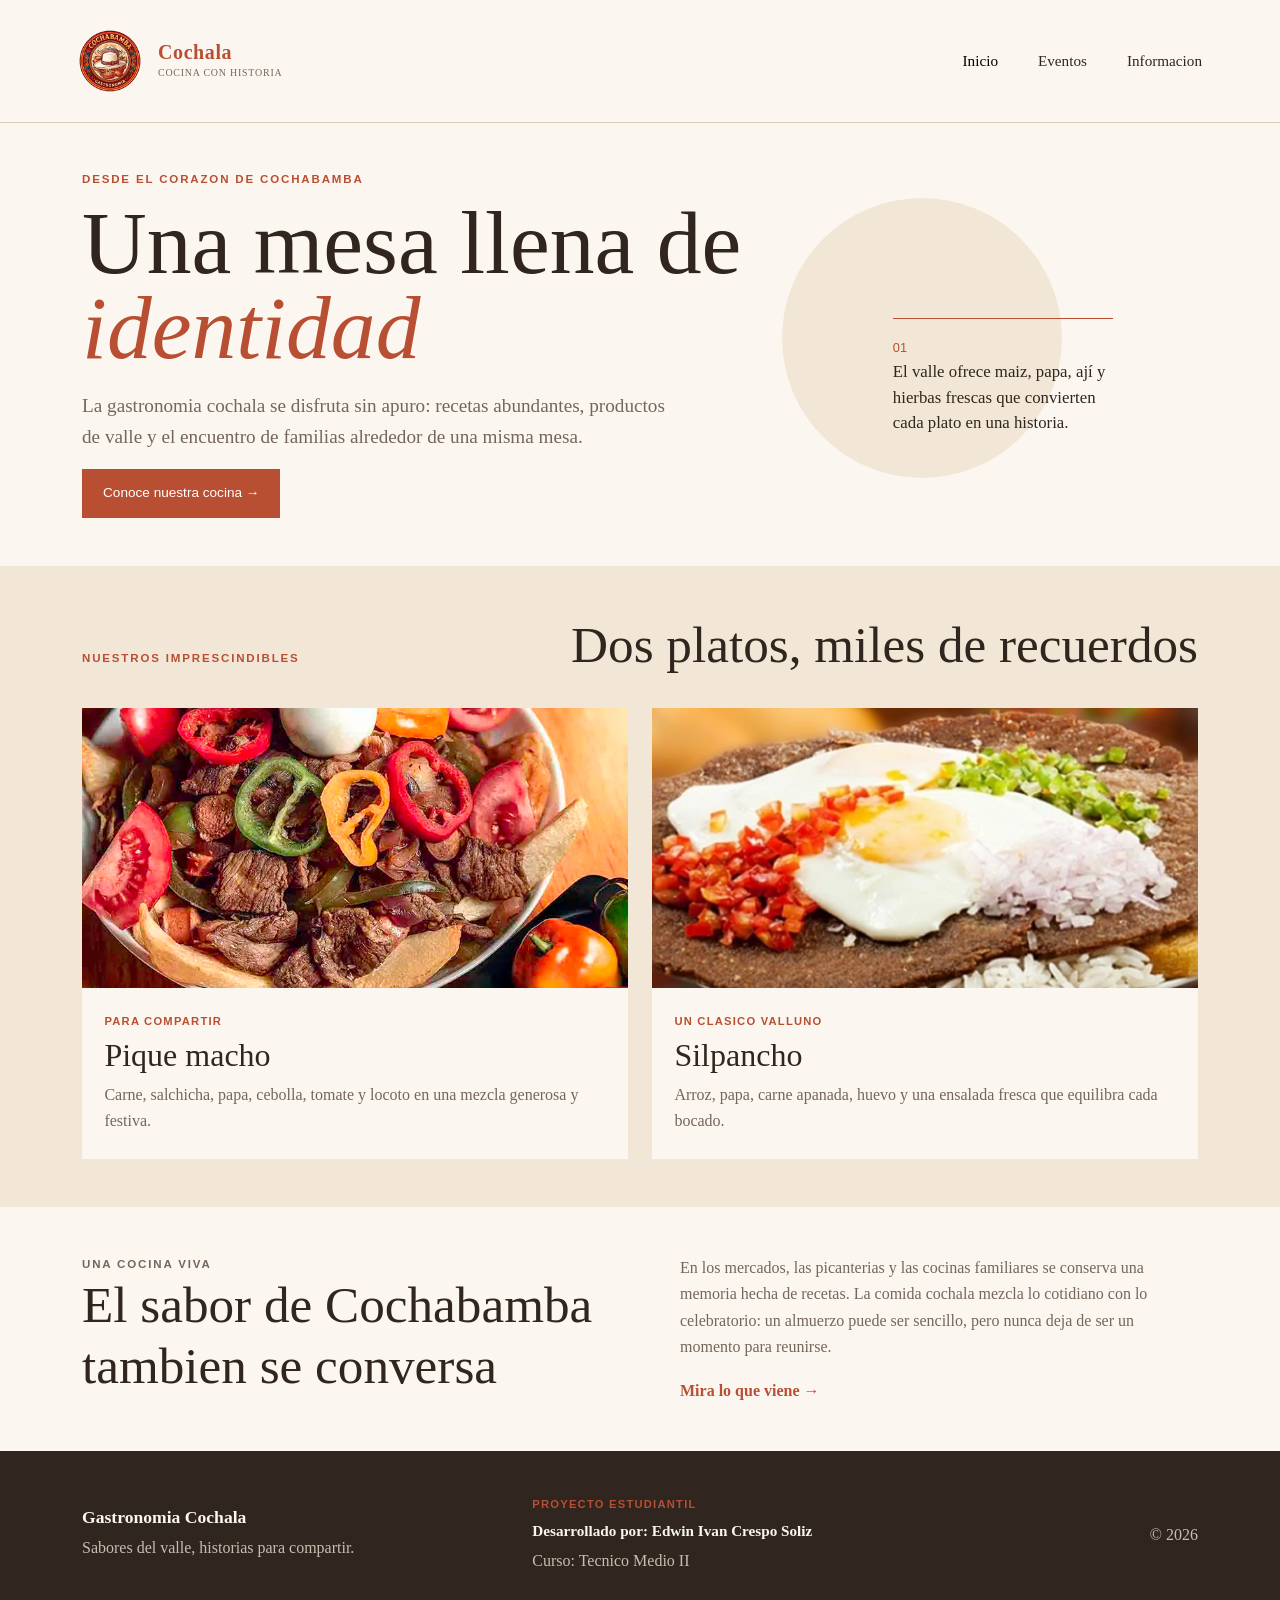
<file: index.html>
<!DOCTYPE html>
<html lang="es">
<head>
    <meta charset="UTF-8">
    <meta name="viewport" content="width=device-width, initial-scale=1.0">
    <meta name="description" content="Sabores, historias y encuentros de la gastronomia cochabambina.">
    <title>Gastronomia Cochala | Sabores que cuentan historias</title>
    <link href="https://cdn.jsdelivr.net/npm/bootstrap@5.3.3/dist/css/bootstrap.min.css" rel="stylesheet">
    <link rel="stylesheet" href="estilos.css">
</head>
<body class="pagina-inicio">
    <header class="site-header">
        <nav class="navbar navbar-expand-lg container py-3">
            <a class="navbar-brand d-flex align-items-center gap-2" href="index.html">
                <img src="imagen/logo.PNG" alt="Logo de Gastronomia Cochala" width="80" class="img-fluid">
                <span class="brand-name">Cochala<br><small>cocina con historia</small></span>
            </a>
            <button class="navbar-toggler" type="button" data-bs-toggle="collapse" data-bs-target="#menuPrincipal" aria-controls="menuPrincipal" aria-expanded="false" aria-label="Abrir menu">
                <span class="navbar-toggler-icon"></span>
            </button>
            <div class="collapse navbar-collapse" id="menuPrincipal">
                <div class="navbar-nav ms-auto">
                    <a class="nav-link active" aria-current="page" href="index.html">Inicio</a>
                    <a class="nav-link" href="eventos.html">Eventos</a>
                    <a class="nav-link" href="informacion.html">Informacion</a>
                </div>
            </div>
        </nav>
    </header>

    <main id="inicio">
        <section class="hero container py-5">
            <div class="hero-copy">
                <p class="eyebrow">Desde el corazon de Cochabamba</p>
                <h1>Una mesa llena de <em>identidad</em></h1>
                <p class="hero-text">La gastronomia cochala se disfruta sin apuro: recetas abundantes, productos de valle y el encuentro de familias alrededor de una misma mesa.</p>
                <a class="btn btn-primary" href="informacion.html">Conoce nuestra cocina <span aria-hidden="true">&rarr;</span></a>
            </div>
            <div class="hero-note">
                <span class="note-number">01</span>
                <p>El valle ofrece maiz, papa, ají y hierbas frescas que convierten cada plato en una historia.</p>
            </div>
        </section>

        <section class="intro-band">
            <div class="container py-5">
                <div class="section-heading">
                    <p class="eyebrow">Nuestros imprescindibles</p>
                    <h2>Dos platos, miles de recuerdos</h2>
                </div>
                <div class="row g-4 mt-1">
                    <div class="col-md-6">
                        <article class="dish-card">
                            <img src="imagen/Pique%20macho%20cochabambino.webp" alt="Pique macho cochabambino" loading="lazy">
                            <div class="dish-info"><span>Para compartir</span><h3>Pique macho</h3><p>Carne, salchicha, papa, cebolla, tomate y locoto en una mezcla generosa y festiva.</p></div>
                        </article>
                    </div>
                    <div class="col-md-6">
                        <article class="dish-card">
                            <img src="imagen/silpancho-cochabambino-con-salchichas_web.jpg.webp" alt="Silpancho cochabambino con salchichas" loading="lazy">
                            <div class="dish-info"><span>Un clasico valluno</span><h3>Silpancho</h3><p>Arroz, papa, carne apanada, huevo y una ensalada fresca que equilibra cada bocado.</p></div>
                        </article>
                    </div>
                </div>
            </div>
        </section>

        <section class="container story-section py-5">
            <div>
                <p class="eyebrow">Una cocina viva</p>
                <h2>El sabor de Cochabamba tambien se conversa</h2>
            </div>
            <div>
                <p>En los mercados, las picanterias y las cocinas familiares se conserva una memoria hecha de recetas. La comida cochala mezcla lo cotidiano con lo celebratorio: un almuerzo puede ser sencillo, pero nunca deja de ser un momento para reunirse.</p>
                <a class="text-link" href="eventos.html">Mira lo que viene <span aria-hidden="true">&rarr;</span></a>
            </div>
        </section>
    </main>

    <footer class="site-footer">
        <div class="container footer-content">
            <div><strong>Gastronomia Cochala</strong><p>Sabores del valle, historias para compartir.</p></div>
            <div class="footer-student"><span>Proyecto estudiantil</span><strong>Desarrollado por: Edwin Ivan Crespo Soliz</strong><p>Curso: Tecnico Medio II</p></div>
            <p class="copyright">&copy; 2026</p>
        </div>
    </footer>

    <script src="https://cdn.jsdelivr.net/npm/bootstrap@5.3.3/dist/js/bootstrap.bundle.min.js"></script>
</body>
</html>
</file>
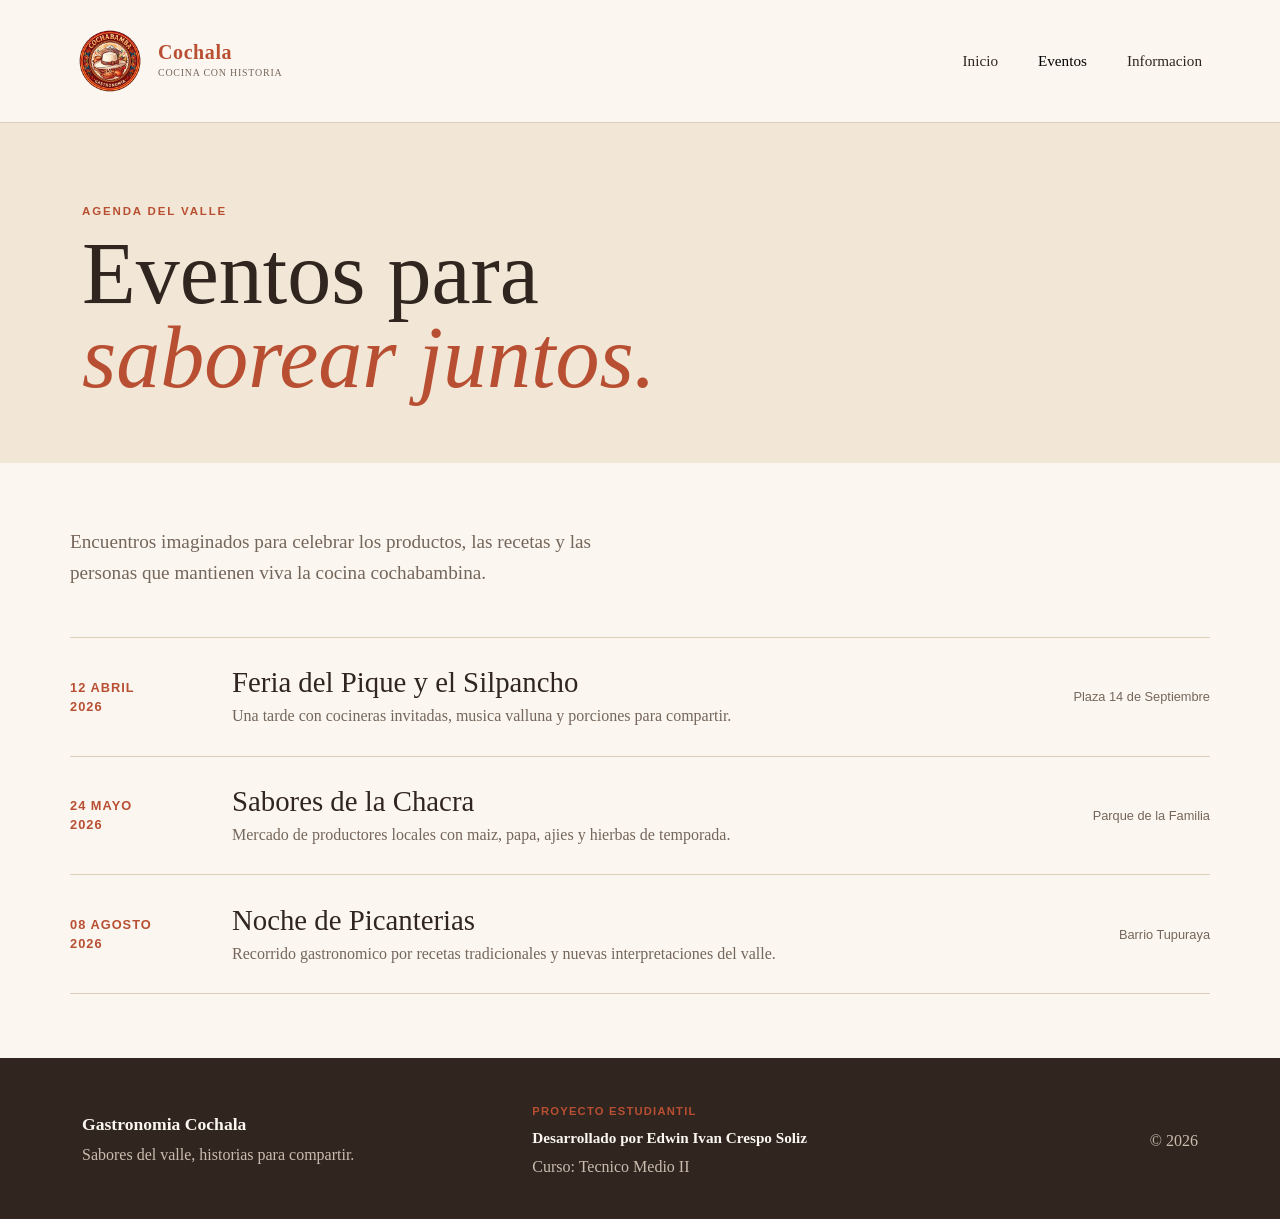
<file: eventos.html>
<!DOCTYPE html>
<html lang="es">
<head>
    <meta charset="UTF-8">
    <meta name="viewport" content="width=device-width, initial-scale=1.0">
    <title>Eventos | Gastronomia Cochala</title>
    <link href="https://cdn.jsdelivr.net/npm/bootstrap@5.3.3/dist/css/bootstrap.min.css" rel="stylesheet">
    <link rel="stylesheet" href="estilos.css">
</head>
<body>
    <header class="site-header"><nav class="navbar navbar-expand-lg container py-3"><a class="navbar-brand d-flex align-items-center gap-2" href="index.html"><img src="imagen/logo.PNG" alt="Logo de Gastronomia Cochala" width="80" class="img-fluid"><span class="brand-name">Cochala<br><small>cocina con historia</small></span></a><button class="navbar-toggler" type="button" data-bs-toggle="collapse" data-bs-target="#menuPrincipal" aria-label="Abrir menu"><span class="navbar-toggler-icon"></span></button><div class="collapse navbar-collapse" id="menuPrincipal"><div class="navbar-nav ms-auto"><a class="nav-link" href="index.html">Inicio</a><a class="nav-link active" href="eventos.html" aria-current="page">Eventos</a><a class="nav-link" href="informacion.html">Informacion</a></div></div></nav></header>
    <main>
        <section class="page-heading"><div class="container"><p class="eyebrow">Agenda del valle</p><h1>Eventos para<br><em>saborear juntos.</em></h1></div></section>
        <section class="content-section container"><p class="hero-text mb-5">Encuentros imaginados para celebrar los productos, las recetas y las personas que mantienen viva la cocina cochabambina.</p><div class="event-list"><article class="event-item"><div class="event-date">12 abril<br>2026</div><div><h2>Feria del Pique y el Silpancho</h2><p>Una tarde con cocineras invitadas, musica valluna y porciones para compartir.</p></div><div class="event-place">Plaza 14 de Septiembre</div></article><article class="event-item"><div class="event-date">24 mayo<br>2026</div><div><h2>Sabores de la Chacra</h2><p>Mercado de productores locales con maiz, papa, ajies y hierbas de temporada.</p></div><div class="event-place">Parque de la Familia</div></article><article class="event-item"><div class="event-date">08 agosto<br>2026</div><div><h2>Noche de Picanterias</h2><p>Recorrido gastronomico por recetas tradicionales y nuevas interpretaciones del valle.</p></div><div class="event-place">Barrio Tupuraya</div></article></div></section>
    </main>
    <footer class="site-footer"><div class="container footer-content"><div><strong>Gastronomia Cochala</strong><p>Sabores del valle, historias para compartir.</p></div><div class="footer-student"><span>Proyecto estudiantil</span><strong>Desarrollado por Edwin Ivan Crespo Soliz</strong><p>Curso: Tecnico Medio II</p></div><p class="copyright">&copy; 2026</p></div></footer>
    <script src="https://cdn.jsdelivr.net/npm/bootstrap@5.3.3/dist/js/bootstrap.bundle.min.js"></script>
</body>
</html>
</file>
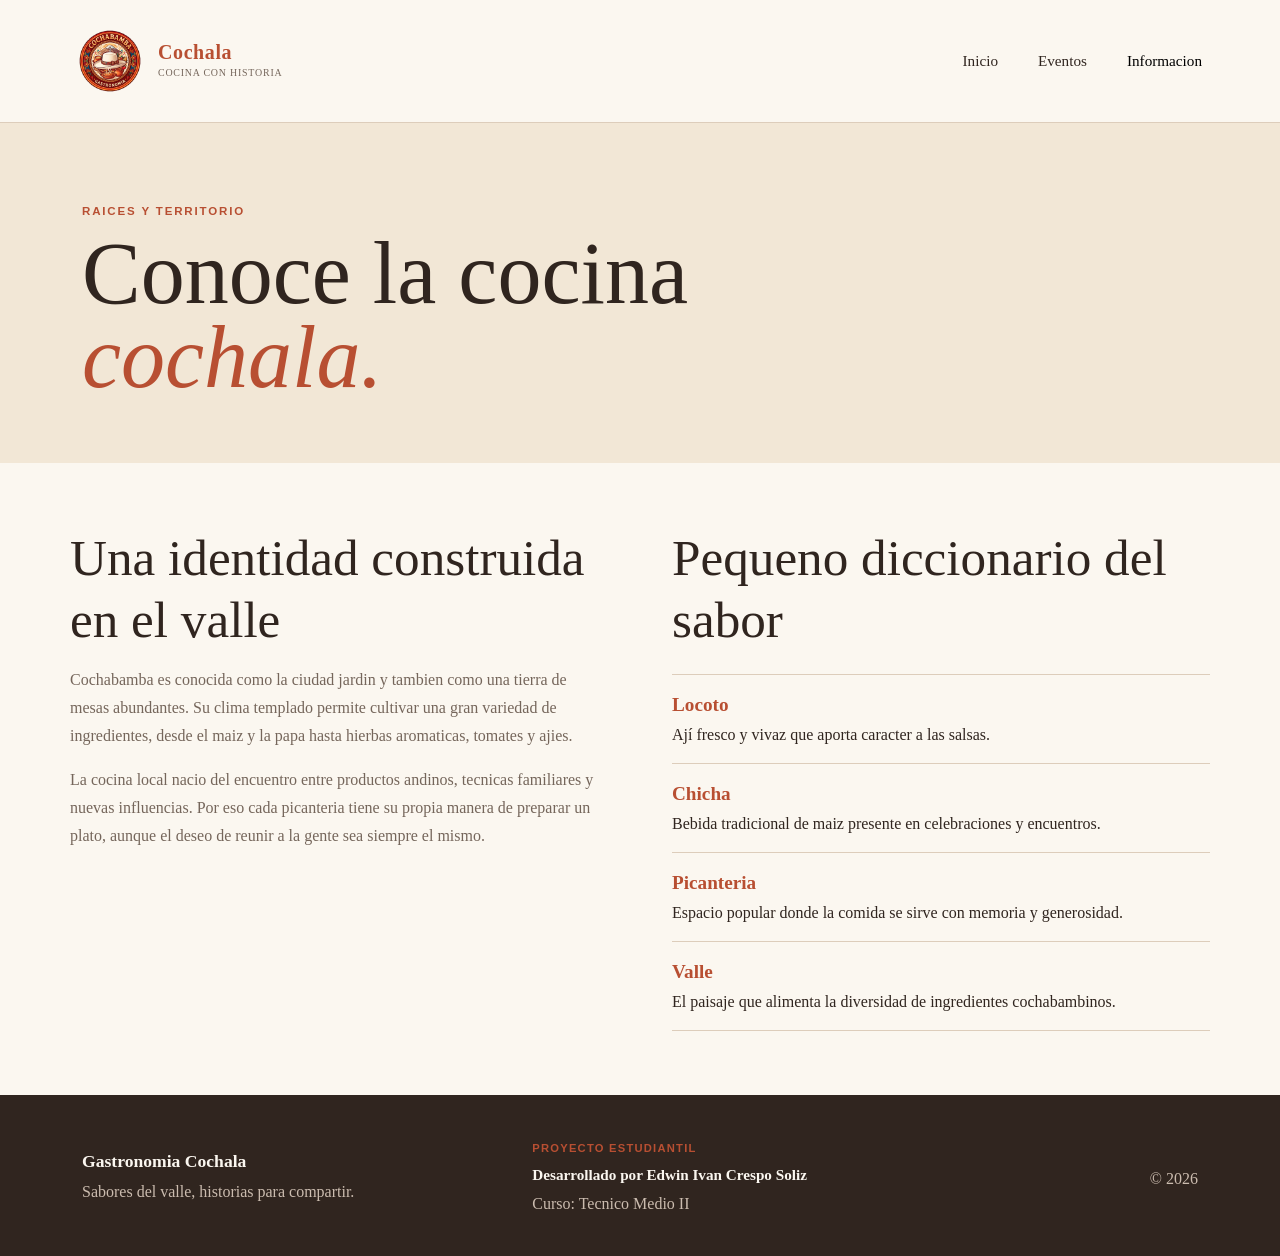
<file: informacion.html>
<!DOCTYPE html>
<html lang="es">
<head>
    <meta charset="UTF-8">
    <meta name="viewport" content="width=device-width, initial-scale=1.0">
    <title>Informacion | Gastronomia Cochala</title>
    <link href="https://cdn.jsdelivr.net/npm/bootstrap@5.3.3/dist/css/bootstrap.min.css" rel="stylesheet">
    <link rel="stylesheet" href="estilos.css">
</head>
<body>
    <header class="site-header"><nav class="navbar navbar-expand-lg container py-3"><a class="navbar-brand d-flex align-items-center gap-2" href="index.html"><img src="imagen/logo.PNG" alt="Logo de Gastronomia Cochala" width="80" class="img-fluid"><span class="brand-name">Cochala<br><small>cocina con historia</small></span></a><button class="navbar-toggler" type="button" data-bs-toggle="collapse" data-bs-target="#menuPrincipal" aria-label="Abrir menu"><span class="navbar-toggler-icon"></span></button><div class="collapse navbar-collapse" id="menuPrincipal"><div class="navbar-nav ms-auto"><a class="nav-link" href="index.html">Inicio</a><a class="nav-link" href="eventos.html">Eventos</a><a class="nav-link active" href="informacion.html" aria-current="page">Informacion</a></div></div></nav></header>
    <main>
        <section class="page-heading"><div class="container"><p class="eyebrow">Raices y territorio</p><h1>Conoce la cocina<br><em>cochala.</em></h1></div></section>
        <section class="content-section container"><div class="info-grid"><div><h2>Una identidad construida en el valle</h2><p>Cochabamba es conocida como la ciudad jardin y tambien como una tierra de mesas abundantes. Su clima templado permite cultivar una gran variedad de ingredientes, desde el maiz y la papa hasta hierbas aromaticas, tomates y ajies.</p><p>La cocina local nacio del encuentro entre productos andinos, tecnicas familiares y nuevas influencias. Por eso cada picanteria tiene su propia manera de preparar un plato, aunque el deseo de reunir a la gente sea siempre el mismo.</p></div><div><h2>Pequeno diccionario del sabor</h2><ul class="fact-list"><li><strong>Locoto</strong>Ají fresco y vivaz que aporta caracter a las salsas.</li><li><strong>Chicha</strong>Bebida tradicional de maiz presente en celebraciones y encuentros.</li><li><strong>Picanteria</strong>Espacio popular donde la comida se sirve con memoria y generosidad.</li><li><strong>Valle</strong>El paisaje que alimenta la diversidad de ingredientes cochabambinos.</li></ul></div></div></section>
    </main>
    <footer class="site-footer"><div class="container footer-content"><div><strong>Gastronomia Cochala</strong><p>Sabores del valle, historias para compartir.</p></div><div class="footer-student"><span>Proyecto estudiantil</span><strong>Desarrollado por Edwin Ivan Crespo Soliz</strong><p>Curso: Tecnico Medio II</p></div><p class="copyright">&copy; 2026</p></div></footer>
    <script src="https://cdn.jsdelivr.net/npm/bootstrap@5.3.3/dist/js/bootstrap.bundle.min.js"></script>
</body>
</html>
</file>
<file: estilos.css>
:root {
    --ink: #30251f;
    --muted: #75665b;
    --paper: #fbf7f0;
    --cream: #f2e7d6;
    --terracotta: #b84f32;
    --ochre: #d89a3d;
    --line: #ddcdbb;
}

* { box-sizing: border-box; }
body { margin: 0; color: var(--ink); background: var(--paper); font-family: Georgia, 'Times New Roman', serif; }
.site-header { background: var(--paper); border-bottom: 1px solid var(--line); }
.brand-name { color: var(--terracotta); font-size: 1.25rem; font-weight: 700; line-height: .85; letter-spacing: .03em; }
.brand-name small { color: var(--muted); font-size: .62rem; font-weight: 400; letter-spacing: .08em; text-transform: uppercase; }
.nav-link { color: var(--ink); margin-left: 1.5rem; font-size: .95rem; }
.nav-link:hover, .nav-link.active { color: var(--terracotta); }
.hero { min-height: 440px; display: grid; grid-template-columns: minmax(0, 1.5fr) minmax(220px, .6fr); align-items: center; gap: 3rem; position: relative; }
.hero:before { content: ''; width: 280px; height: 280px; background: var(--cream); border-radius: 50%; position: absolute; right: 13%; top: 75px; z-index: 0; }
.hero-copy, .hero-note { position: relative; z-index: 1; }
.eyebrow { color: var(--terracotta); font-family: Arial, sans-serif; font-size: .72rem; font-weight: 700; letter-spacing: .16em; margin-bottom: .75rem; text-transform: uppercase; }
h1, h2, h3 { font-weight: 400; }
h1 { font-size: clamp(3rem, 7vw, 6rem); line-height: .95; max-width: 760px; margin-bottom: 1.3rem; }
h1 em { color: var(--terracotta); font-style: italic; }
.hero-text { color: var(--muted); font-size: 1.2rem; line-height: 1.6; max-width: 590px; }
.btn-primary { background: var(--terracotta); border-color: var(--terracotta); border-radius: 0; font-family: Arial, sans-serif; font-size: .85rem; padding: .85rem 1.25rem; }
.btn-primary:hover { background: #913b25; border-color: #913b25; }
.hero-note { border-top: 1px solid var(--terracotta); padding-top: 1rem; max-width: 220px; margin-top: 5rem; }
.note-number { color: var(--terracotta); font-family: Arial, sans-serif; font-size: .8rem; }
.hero-note p { font-size: 1.05rem; line-height: 1.5; }
.intro-band { background: var(--cream); }
.section-heading { display: flex; align-items: baseline; justify-content: space-between; gap: 1rem; }
h2 { font-size: clamp(2rem, 4vw, 3.2rem); margin: 0; }
.dish-card { background: var(--paper); height: 100%; }
.dish-card img { display: block; height: 280px; object-fit: cover; width: 100%; }
.dish-info { padding: 1.3rem 1.4rem 1.5rem; }
.dish-info span, .footer-student span { color: var(--terracotta); font-family: Arial, sans-serif; font-size: .7rem; font-weight: 700; letter-spacing: .11em; text-transform: uppercase; }
.dish-info h3 { font-size: 2rem; margin: .25rem 0 .45rem; }
.dish-info p, .story-section p { color: var(--muted); line-height: 1.65; margin-bottom: 0; }
.story-section { display: grid; grid-template-columns: 1fr 1fr; gap: 5rem; align-items: start; }
.text-link { color: var(--terracotta); display: inline-block; font-weight: 700; margin-top: 1.2rem; text-decoration: none; }
.text-link:hover { color: var(--ink); }
.site-footer { background: var(--ink); color: var(--paper); padding: 2.5rem 0; }
.footer-content { display: grid; grid-template-columns: 1fr 1.4fr auto; gap: 2rem; align-items: center; }
.site-footer strong { font-size: 1.1rem; }
.site-footer p { color: #cbbcaf; margin: .35rem 0 0; }
.footer-student strong { display: block; font-size: .95rem; margin-top: .3rem; }
.copyright { text-align: right; }
.page-heading { background: var(--cream); padding: 5rem 0 4rem; }
.page-heading h1 { font-size: clamp(3rem, 7vw, 5.5rem); margin: 0; }
.content-section { padding: 4rem 0; }
.event-list { border-top: 1px solid var(--line); }
.event-item { display: grid; grid-template-columns: 130px 1fr auto; gap: 2rem; align-items: center; border-bottom: 1px solid var(--line); padding: 1.7rem 0; }
.event-date { color: var(--terracotta); font-family: Arial, sans-serif; font-size: .8rem; font-weight: 700; letter-spacing: .08em; text-transform: uppercase; }
.event-item h2 { font-size: 1.8rem; }
.event-item p { color: var(--muted); margin: .3rem 0 0; }
.event-place { color: var(--muted); font-family: Arial, sans-serif; font-size: .8rem; }
.info-grid { display: grid; grid-template-columns: 1fr 1fr; gap: 4rem; }
.info-grid h2 { margin-bottom: 1rem; }
.info-grid p { color: var(--muted); line-height: 1.75; }
.fact-list { border-top: 1px solid var(--line); list-style: none; margin: 1.5rem 0 0; padding: 0; }
.fact-list li { border-bottom: 1px solid var(--line); padding: 1rem 0; }
.fact-list strong { color: var(--terracotta); display: block; font-size: 1.2rem; margin-bottom: .2rem; }
@media (max-width: 767px) {
    .nav-link { margin-left: 0; }
    .hero { display: block; min-height: auto; padding-bottom: 4rem !important; }
    .hero:before { right: 0; top: 150px; width: 210px; height: 210px; }
    .hero-note { margin: 3rem 0 0 auto; }
    .section-heading, .story-section, .info-grid { display: block; }
    .section-heading h2 { margin-top: 1rem; }
    .story-section > div + div { margin-top: 2rem; }
    .footer-content { display: block; }
    .footer-student { margin-top: 1.5rem; }
    .copyright { margin-top: 1.5rem !important; text-align: left; }
    .event-item { grid-template-columns: 1fr; gap: .5rem; }
    .event-place { margin-top: .5rem; }
}
</file>
